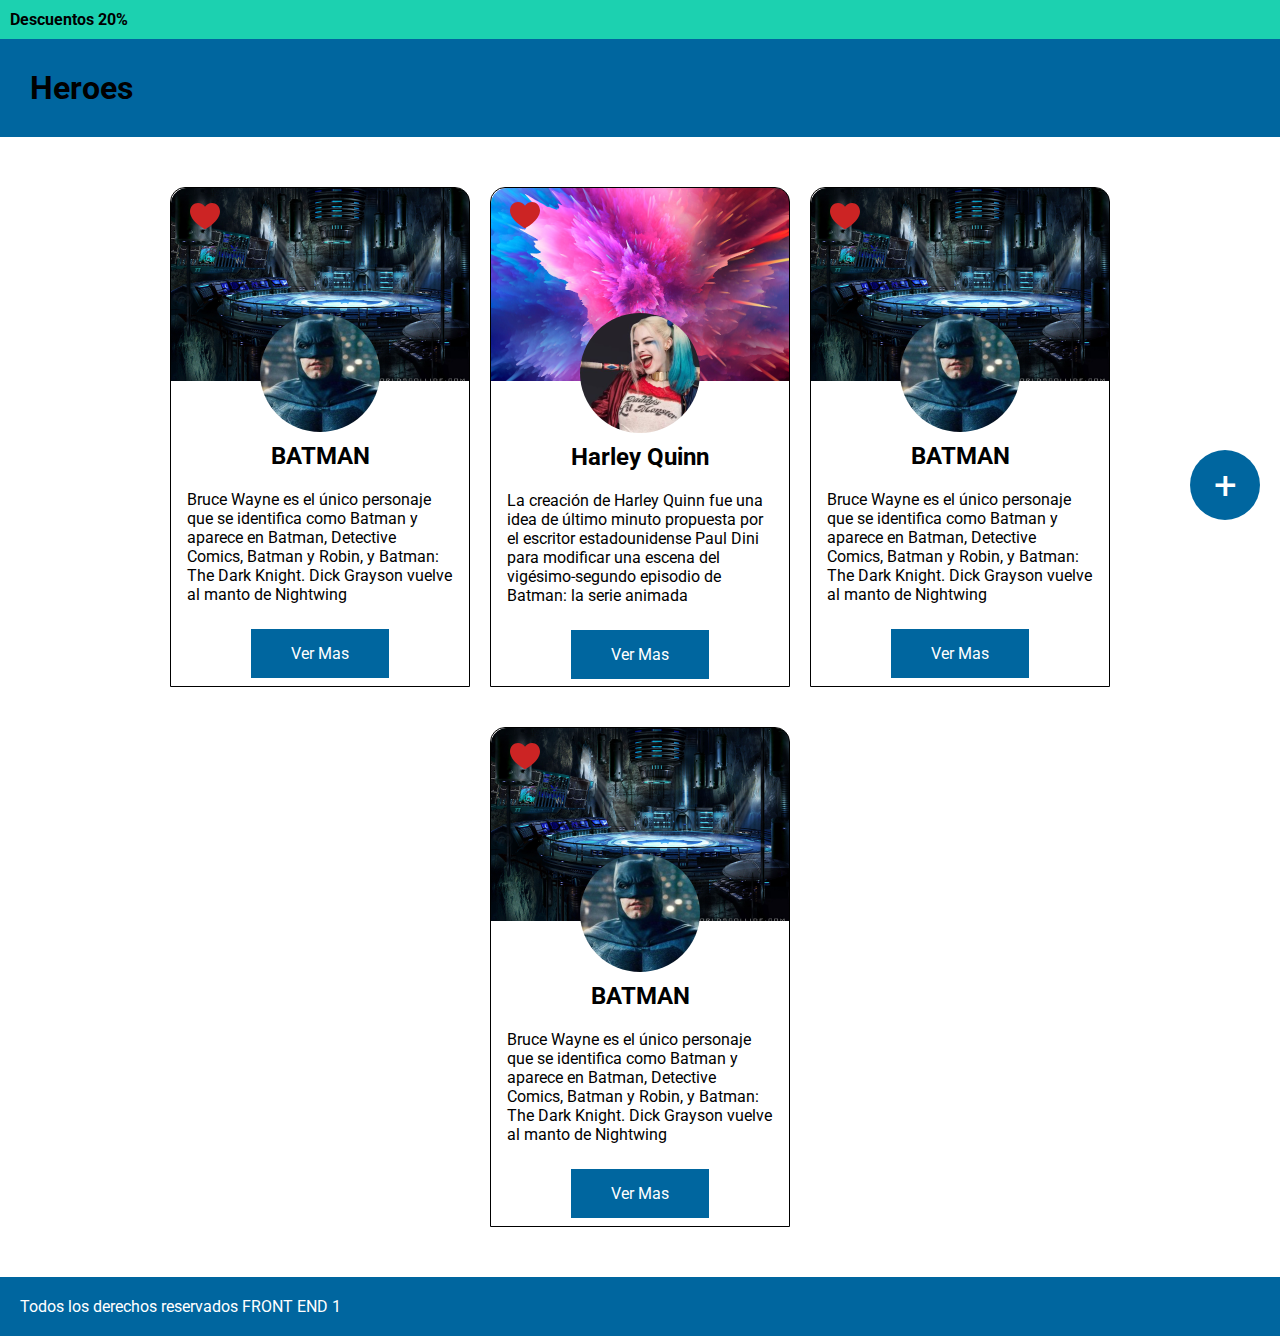
<file: clase 10/index.html>
<!DOCTYPE html>
<html lang="en">
<head>
    <meta charset="UTF-8">
    <meta http-equiv="X-UA-Compatible" content="IE=edge">
    <meta name="viewport" content="width=device-width, initial-scale=1.0">
    <link rel="stylesheet" href="styles/styles.css">
    <title>Document</title>
</head>
<body>
    <header>
        <h2>Descuentos 20%</h2>
        <h1>Heroes</h1>
    </header>
    <main>
        <div class="btn">
            <button>+</button>
        </div>
        <section class="heroes">
            <div class="card batman">
                <div class="fav_icon">
                    <img src="img/Vector.svg" alt="fav icon">
                </div>
                <div class="profile_picture">
                    <img src="img/batman_profile_picture.png" alt="">
                </div>
                <div class="profile_info">
                    <h2>BATMAN</h2>
                    <p>Bruce Wayne es el único personaje que se identifica como Batman y aparece en Batman, Detective Comics, Batman y Robin, y Batman: The Dark Knight. Dick Grayson vuelve al manto de Nightwing
                    </p>
                </div>
                <div class="view_more">
                    <a href="#">Ver Mas</a>
                </div>
            </div>
            <div class="card harley_quinn">
                <div class="fav_icon">
                    <img src="img/Vector.svg" alt="fav icon">
                </div>
                <div class="profile_picture">
                    <img src="img/harley_quinn_profile_picture.png" alt="">
                </div>
                <div class="profile_info">
                    <h2>Harley Quinn</h2>
                    <p>La creación de Harley Quinn fue una idea de último minuto propuesta por el escritor estadounidense Paul Dini para modificar una escena del vigésimo-segundo episodio de Batman: la serie animada
                    </p>
                </div>
                <div class="view_more">
                    <a href="#">Ver Mas</a>
                </div>
            </div>
            <div class="card batman">
                <div class="fav_icon">
                    <img src="img/Vector.svg" alt="fav icon">
                </div>
                <div class="profile_picture">
                    <img src="img/batman_profile_picture.png" alt="">
                </div>
                <div class="profile_info">
                    <h2>BATMAN</h2>
                    <p>Bruce Wayne es el único personaje que se identifica como Batman y aparece en Batman, Detective Comics, Batman y Robin, y Batman: The Dark Knight. Dick Grayson vuelve al manto de Nightwing
                    </p>
                </div>
                <div class="view_more">
                    <a href="#">Ver Mas</a>
                </div>
            
            </div>
            <div class="card batman">
                <div class="fav_icon">
                    <img src="img/Vector.svg" alt="fav icon">
                </div>
                <div class="profile_picture">
                    <img src="img/batman_profile_picture.png" alt="">
                </div>
                <div class="profile_info">
                    <h2>BATMAN</h2>
                    <p>Bruce Wayne es el único personaje que se identifica como Batman y aparece en Batman, Detective Comics, Batman y Robin, y Batman: The Dark Knight. Dick Grayson vuelve al manto de Nightwing
                    </p>
                </div>
                <div class="view_more">
                    <a href="#">Ver Mas</a>
                </div>
            </div>
        </section>
    </main>
    <footer>
        <p>Todos los derechos reservados FRONT END 1</p>
    </footer>
    
</body>
</html>
</file>
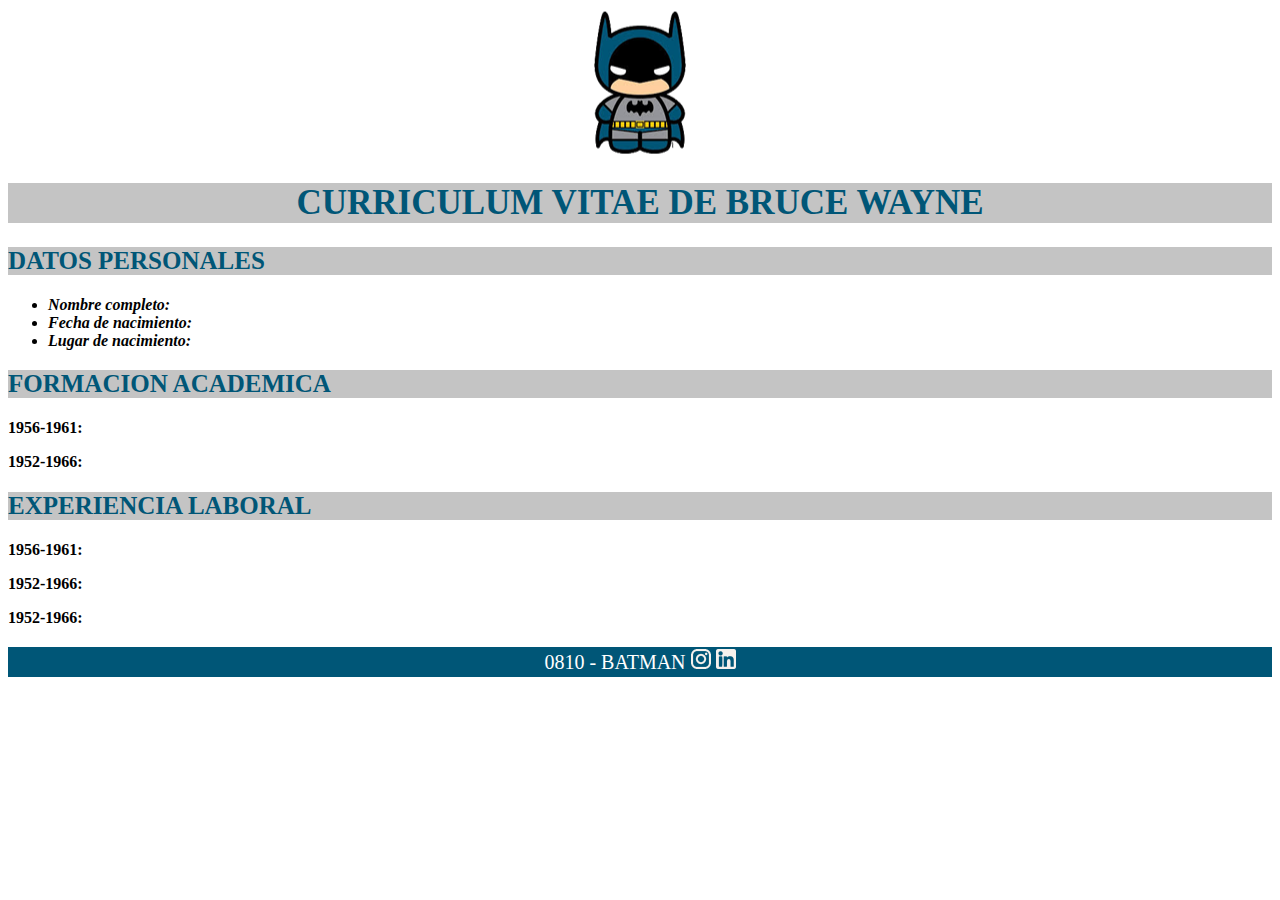
<file: clase 7/index.html>
<!DOCTYPE html>
<html lang="en">
<head>
    <meta charset="UTF-8">
    <meta http-equiv="X-UA-Compatible" content="IE=edge">
    <meta name="viewport" content="width=device-width, initial-scale=1.0">
    <link rel="stylesheet" href="styles.css">
    <title>Document</title>
</head>
<body>
    <header>
        <div class="logo">
            <img src="logoBatman.png" alt="logo Batman">
        </div>
        <h1>CURRICULUM VITAE DE BRUCE WAYNE</h1>
    </header>

    <main>
        <section>
            <div>
                <h2>DATOS PERSONALES</h2>
                <ul>
                    <li><span>Nombre completo: </span></li>
                    <li><span>Fecha de nacimiento: </span></li>
                    <li><span>Lugar de nacimiento: </span></li>
                </ul>
            </div>

            <div>
                <h2>FORMACION ACADEMICA</h2>
                <p><span>1956-1961: </span> <br> </p>
                <p><span>1952-1966: </span> <br> </p>
            </div>

            <div>
                <h2>EXPERIENCIA LABORAL</h2>
                <p><span>1956-1961: </span> <br> </p>
                <p><span>1952-1966: </span> <br> </p>
                <p><span>1952-1966: </span> <br> </p>
            </div>
        </section>
    </main>

    <footer>
        <p>0810 - BATMAN <img src="instagram.png" alt="logo instagram"> <img src="linkedlin.png" alt="logo linkedlin"></p>
    </footer>

</body>
</html>
</file>
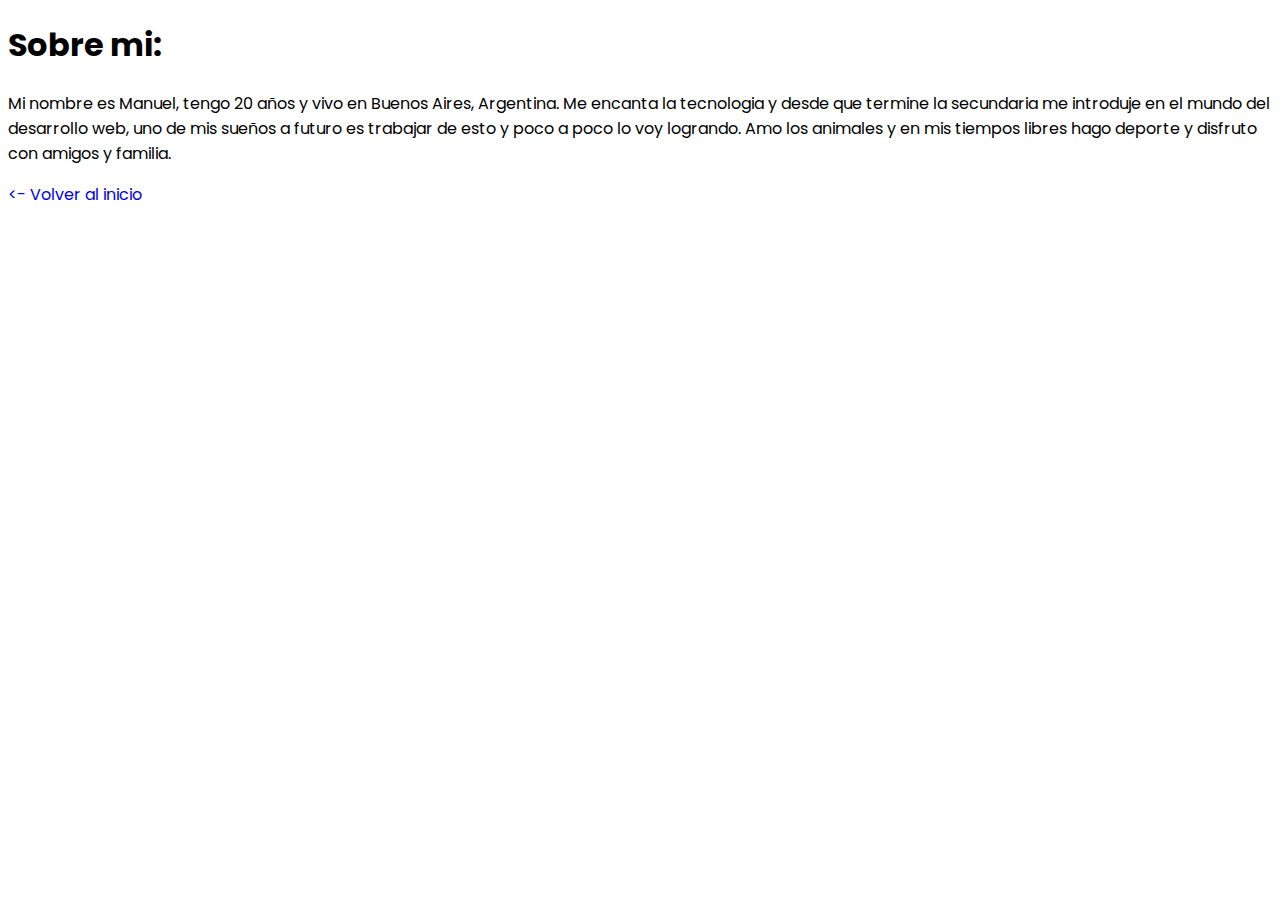
<file: clase 8/pages/sobreMi.html>
<!DOCTYPE html>
<html lang="en">
<head>
    <meta charset="UTF-8">
    <meta http-equiv="X-UA-Compatible" content="IE=edge">
    <meta name="viewport" content="width=device-width, initial-scale=1.0">
    <link rel="stylesheet" href="../styles/styles.css">
    <title>Document</title>
</head>
<body>
    <main>
        <h1>Sobre mi:</h1>
        <p>Mi nombre es Manuel, tengo 20 años y vivo en Buenos Aires, Argentina. Me encanta la tecnologia y desde que termine la secundaria me introduje en el mundo del desarrollo web, uno de mis sueños a futuro es trabajar de esto y poco a poco lo voy logrando. Amo los animales y en mis tiempos libres hago deporte y disfruto con amigos y familia.</p>
        <a href="../index.html"><- Volver al inicio</a>
    </main>
</body>
</html>
</file>
<file: clase 10/styles/styles.css>
@import url('https://fonts.googleapis.com/css2?family=Coming+Soon&family=Roboto&display=swap');

*{
    font-family: 'Roboto';
    margin: 0;
    padding: 0;
    box-sizing: border-box;
}

header h2{
    background-color: #1CD1B0;
    padding: 10px;
    font-size: 16px;
}

header h1{
    background-color: #00669F;
    padding: 30px;
}

.heroes{
    padding: 30px;
    display: flex;
    align-items: center;
    justify-content: center;
}

.card{
    height: 500px;
    width: 300px;
    border-radius: 15px 15px 0 0;
    background-repeat: no-repeat;
    display: flex;
    justify-content: center;
    align-items: center;
    flex-direction: column;
    border: 1px solid #000;
    margin: 0 20px;
}

.batman{
    background-image: url('../img/batman_background_picture.png');
}

.harley_quinn{
    background-image: url('../img/harley_quinn_background_picture.png');
}

.card .fav_icon img{
    position: relative;
    bottom: 70px;
    right: 115px;
}

.card .profile_picture{
    display: flex;
    justify-content: center;
    position: relative;
    top: 10px;
}

.card .profile_picture img{
    border-radius: 50%;
}

.card .profile_info {
    position: relative;
    top: 20px;
}

.card .profile_info h2{
    text-align: center;
}

.card .profile_info p{
    max-width: 267px;
    margin-top: 20px;
}

.view_more{
    position: relative;
    top: 60px;
}

.view_more a{
    text-decoration: none;
    background-color: #00669F;
    color: #fff;
    border: none;
    padding: 15px 40px;
}

footer p{
    color: #fff;
    background-color: #00669F;
    padding: 20px;
}

.btn{
    position: fixed;
    top: 50%;
    right: 20px;
}

.btn button{
    width: 70px;
    height: 70px;
    border-radius: 50%;
    background-color: #00669F;
    color: #fff;
    font-size: 40px;
    border: none;
}

/* @media (min-width: 320px){
    .heroes{
        flex-direction: column;
    }

    .card{
        margin: 10px 0;
    }
} */

@media screen and (min-width: 320px){
    .heroes{
        flex-direction: column;
    }

    .card{
        margin: 10px 0;
    }

    .btn{
        display: none;
    }
}

@media screen and (min-width: 500px){
    .btn{
        display: block;
    }
}

@media screen and (min-width: 720px){
    .heroes{
        flex-wrap:wrap;
        flex-direction: row;
    }
    
    .card{
        margin: 20px 10px;
    }
}
</file>
<file: clase 7/styles.css>
.logo{
    text-align: center;
}

h1{
    background-color: #C4C4C4;
    color: #005677;
    text-align: center;
    font-family: 'Times New Roman';
    font-style: normal;
    font-weight: bold;
    font-size: 35px;
}

h2{
    background-color: #C4C4C4;
    color: #005677;
    font-family: 'Times New Roman';
    font-style: normal;
    font-weight: bold;
    font-size: 25px;
}

ul li span{
    font-style: italic;
    font-weight: bold;
}

p span{
    font-weight: bold;
}

footer{
    background-color: #005677;
    color: #fff;
    text-align: center;
    line-height: 30px;
    font-size: 20px;
}
</file>
<file: clase 8/styles/styles.css>
@import url('https://fonts.googleapis.com/css2?family=Coming+Soon&family=Poppins:wght@400;700&display=swap');

*{
    font-family: 'Poppins', sans-serif;
}

header img{
    width: 200px;
}

ul{
    list-style: none;
}

a{
    text-decoration: none;
}

.twitter{
    color: blue;
}

.ig{
    color: red;
}

.github{
    color: black;
}
</file>
